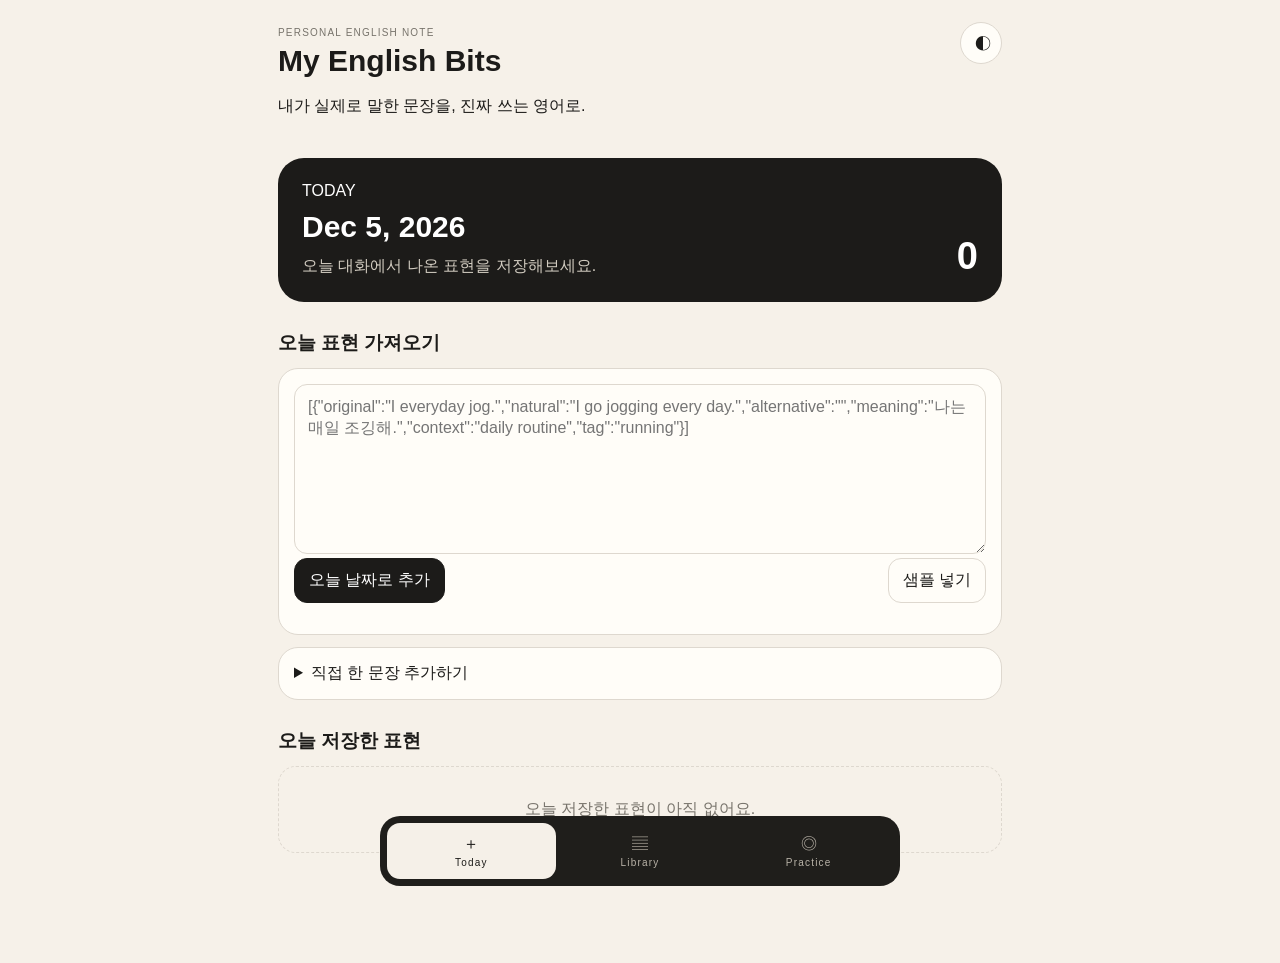
<file: index.html>
<!doctype html><html lang="ko"><head><meta charset="utf-8"><meta name="viewport" content="width=device-width,initial-scale=1"><title>My English Bits</title><link rel="stylesheet" href="style.css"></head><body><div class="app"><header><div><small>PERSONAL ENGLISH NOTE</small><h1>My English Bits</h1><p>내가 실제로 말한 문장을, 진짜 쓰는 영어로.</p></div><button id="themeBtn" class="round">◐</button></header>
<main>
<section id="todayView" class="view active"><div class="hero"><div><span>TODAY</span><h2 id="todayLabel"></h2><p>오늘 대화에서 나온 표현을 저장해보세요.</p></div><b id="todayCount">0</b></div><h3>오늘 표현 가져오기</h3><div class="panel"><textarea id="jsonInput" rows="8" placeholder='[{"original":"I everyday jog.","natural":"I go jogging every day.","alternative":"","meaning":"나는 매일 조깅해.","context":"daily routine","tag":"running"}]'></textarea><div class="row"><button id="importBtn" class="primary">오늘 날짜로 추가</button><button id="sampleBtn">샘플 넣기</button></div><p id="msg" class="muted"></p></div><details class="panel"><summary>직접 한 문장 추가하기</summary><form id="manualForm"><input id="o" placeholder="내가 말한 문장"><input id="n" required placeholder="자연스러운 영어"><input id="a" placeholder="대안 표현"><input id="m" required placeholder="한국어 뜻"><input id="c" placeholder="상황"><input id="t" placeholder="태그"><button class="primary">오늘 날짜로 저장</button></form></details><h3>오늘 저장한 표현</h3><div id="todayCards" class="cards"></div></section>
<section id="libraryView" class="view"><div class="head"><h2>My Expressions</h2><span id="libraryCount" class="pill">0</span></div><div class="search"><input id="searchInput" placeholder="표현, 뜻, 태그 검색"><button class="chip active" data-filter="all">All</button><button class="chip" data-filter="favorite">★</button></div><div id="libraryList" class="groups"></div></section>
<section id="practiceView" class="view"><div class="head"><h2>Practice</h2><span id="counter" class="pill">0 / 0</span></div><label class="label">연습 범위</label><select id="practiceDate"><option value="all">All expressions</option></select><div class="practice"><span id="pTag" class="tag">DAILY</span><p class="muted">영어로 어떻게 말할까?</p><h3 id="pMeaning">표현을 저장하면 연습을 시작할 수 있어요.</h3><div id="answer" class="answer hidden"><div class="answerTop"><b id="pNatural"></b><button id="speakPractice" class="speak">🔊</button></div><p id="pAlt" class="muted"></p><div class="original"><small>YOUR ORIGINAL</small><p id="pOriginal"></p></div></div><div class="spacer"></div><button id="showBtn" class="primary full">정답 보기</button><div id="nextRow" class="row hidden"><button id="againBtn">Again</button><button id="nextBtn" class="primary">Next</button></div></div></section>
</main><nav><button class="nav active" data-view="todayView">＋<small>Today</small></button><button class="nav" data-view="libraryView">▤<small>Library</small></button><button class="nav" data-view="practiceView">◎<small>Practice</small></button></nav></div>
<template id="cardTpl"><article class="card"><div class="cardtop"><span class="tag cardTag"></span><div><button class="speak cardSpeak">🔊</button><button class="fav">☆</button></div></div><h4 class="cardNatural"></h4><p class="cardMeaning muted"></p><hr><small>YOU SAID</small><p class="cardOriginal"></p><small>ALSO</small><p class="cardAlt"></p><div class="foot"><span class="cardContext muted"></span><button class="delete">삭제</button></div></article></template>
<script src="app.js"></script></body></html>
</file>
<file: style.css>
:root{--bg:#f6f1e9;--panel:#fffdf8;--ink:#1c1b19;--muted:#77736b;--line:#ded8cf;--soft:#ece5da}*{box-sizing:border-box}body{margin:0;background:var(--bg);color:var(--ink);font-family:-apple-system,BlinkMacSystemFont,"Segoe UI",sans-serif}.app{max-width:760px;margin:auto;padding:22px 18px 110px}header,.head,.cardtop,.foot,.answerTop,.row{display:flex;align-items:center;justify-content:space-between;gap:10px}header{align-items:flex-start;margin-bottom:24px}header small,.label,small{letter-spacing:.12em;color:var(--muted);font-size:10px}h1{margin:4px 0 6px;font-size:30px}h2{font-size:30px}h3{margin:28px 0 12px}p{line-height:1.5}.muted{color:var(--muted)}button,input,textarea,select{font:inherit}button{cursor:pointer;border:1px solid var(--line);background:var(--panel);color:var(--ink);border-radius:13px;padding:11px 14px}input,textarea,select{width:100%;border:1px solid var(--line);background:var(--panel);color:var(--ink);border-radius:13px;padding:12px 13px}.round{width:42px;height:42px;border-radius:50%}.primary{background:var(--ink);color:white;border-color:var(--ink)}.full{width:100%}.hero{background:var(--ink);color:white;border-radius:26px;padding:24px;display:flex;justify-content:space-between;align-items:flex-end}.hero h2{margin:10px 0}.hero p{margin:0;color:#d1cbc0}.hero b{font-size:38px}.panel,.card,.practice,.group{background:var(--panel);border:1px solid var(--line);border-radius:20px}.panel{padding:15px;margin-bottom:12px}.panel form{display:grid;gap:10px;margin-top:14px}.cards,.groups{display:grid;gap:12px}.card{padding:17px}.tag{display:inline-block;background:var(--soft);padding:5px 9px;border-radius:999px;font-size:10px;font-weight:700;text-transform:uppercase}.speak,.fav,.delete{border:0;background:transparent;padding:7px}.fav{font-size:21px}.delete{color:#a94442}.card h4{font-size:20px;margin:10px 0 5px}.card hr{border:0;border-top:1px solid var(--line);margin:14px 0}.foot{font-size:12px}.search{display:grid;grid-template-columns:1fr auto auto;gap:8px;margin-bottom:13px}.chip.active{background:var(--ink);color:white}.pill{background:var(--soft);border-radius:999px;padding:6px 10px;font-size:12px}.group{overflow:hidden}.group summary{padding:15px 17px;cursor:pointer;display:flex;justify-content:space-between;list-style:none}.group summary::-webkit-details-marker{display:none}.groupCards{padding:0 10px 10px;display:grid;gap:9px}.practice{min-height:440px;padding:20px;display:flex;flex-direction:column;margin-top:12px}.practice h3{font-size:28px;margin-top:8px}.answer{border-top:1px solid var(--line);margin-top:22px;padding-top:20px}.answerTop b{font-size:22px}.original{background:var(--soft);border-radius:14px;padding:12px;margin-top:16px}.spacer{flex:1}.hidden{display:none!important}.view{display:none}.view.active{display:block}nav{position:fixed;left:50%;bottom:14px;transform:translateX(-50%);width:min(520px,calc(100% - 28px));display:grid;grid-template-columns:repeat(3,1fr);background:#1f1e1b;padding:7px;border-radius:20px}.nav{border:0;background:transparent;color:#b9b3a8;display:grid;gap:2px}.nav.active{background:#f5f0e8;color:#1c1b19}.nav small{color:inherit}.label{display:block;margin:8px 0 6px}.empty{border:1px dashed var(--line);border-radius:18px;padding:32px;text-align:center;color:var(--muted)}body.dark{--bg:#171715;--panel:#22211e;--ink:#f5f0e8;--muted:#aaa49a;--line:#3a3832;--soft:#302e29}body.dark .hero{background:#f0ebe2;color:#191816}body.dark .hero p{color:#5f5a52}@media(max-width:520px){.app{padding:16px 13px 105px}.hero{padding:20px}.row{align-items:stretch}.row button{flex:1}}
</file>
